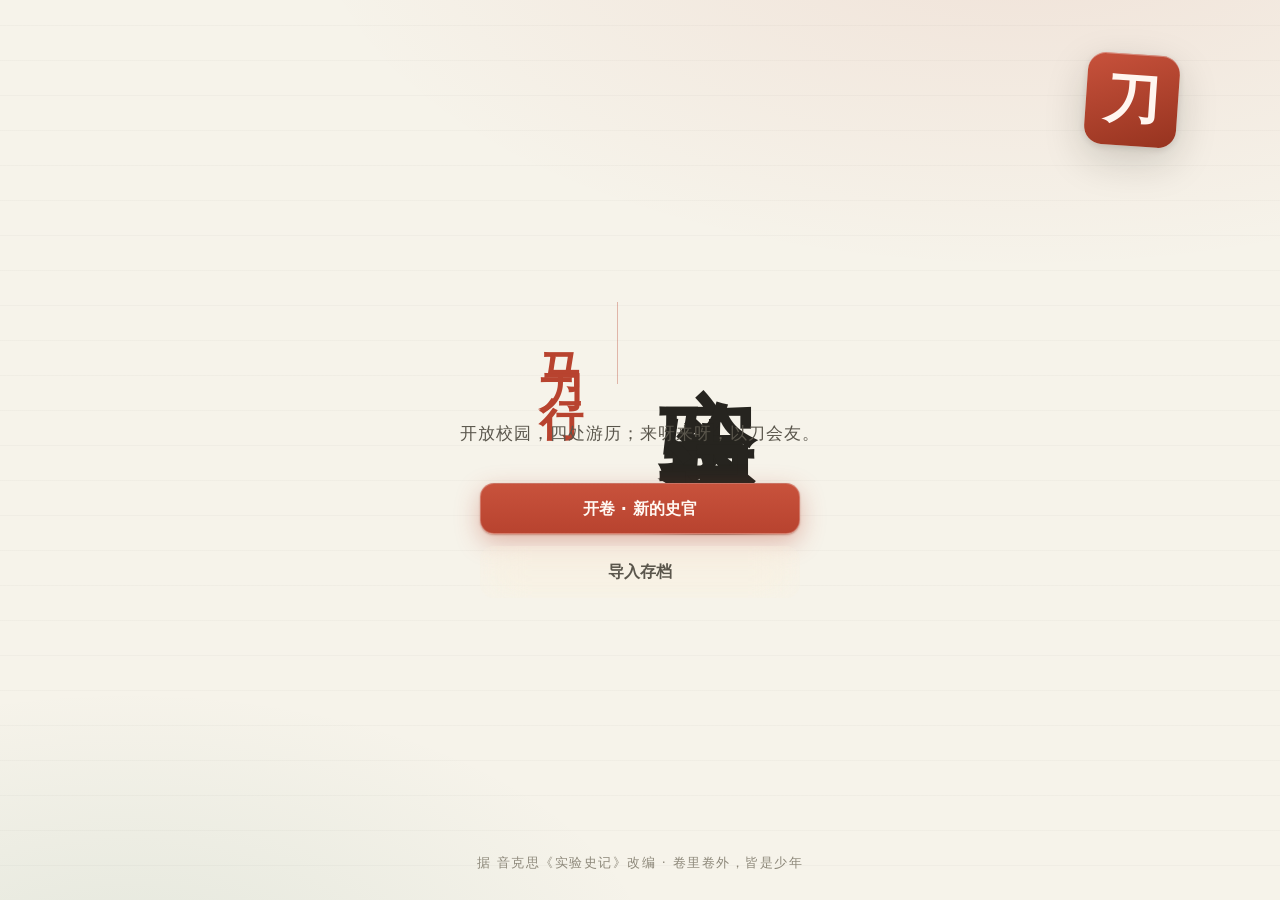
<file: index.html>
<!DOCTYPE html>
<html lang="zh-CN">
<!--
  ============================================================
  实验史记·马刀行 —— 页面骨架（index.html）
  【这份文件是干嘛的】
  HTML 是网页的"骨架"：它本身不会动，只负责把一个个元素（用
  <div>、<button> 等标签写出的盒子）摆到页面上。让页面动起来的是
  另外两套分工：
    · CSS（css/style.css）管"长什么样"：颜色、圆角、玻璃质感；
    · 文件末尾的 23 个 <script>（js 目录）管"怎么动"：游戏逻辑
      全在那边。
  而 JS 抓住页面元素的"把手"，就是本文件里各种 id：JS 用
  document.querySelector('#hud') 这样的方式按 id 找到元素，
  再改它的内容、增删它的 class。

  【页面结构地图】（从上到下，按出现顺序）
    1. screen-title   标题页：开卷 / 继续上局 / 导入存档
    2. screen-game    游戏主界面：世界画布 + 顶部 HUD + 校园见闻
                      + 任务卡 + 地点导航条 + 交互提示条
    3. panel + scrim  底部抽屉面板（图鉴/成就/系统/史记/行囊共用）
    4. dialog         对话层：立绘舞台 + 对话框 + 选项
    5. minigame       小游戏覆盖层（第二块画布）
    6. chapter-card   章节转场卡（"第 X 章"大字过场）
    7. battle         马刀战场覆盖层（战棋界面 + 结算页）
    8. 零碎小件：modal-mask 战斗弹层、tooltip 小提示、toasts 飘字
  【新手阅读提示】
  1) 大部分区块默认"藏"着：JS 增删 class="hidden"（对应 CSS 里
     display:none）来切换谁显示谁隐藏。整个游戏就是在一块窗口里
     轮流掀开这些"屏幕"和"层"。
  2) 末尾 23 个 <script> 的顺序绝对不能乱，原因见文件末尾的大段
     注释；先读完上面的骨架再往下看脚本，思路更清楚。
  ============================================================
-->
<head>
<meta charset="UTF-8">
<meta name="viewport" content="width=device-width, initial-scale=1.0, user-scalable=no">
<title>实验史记·马刀行</title>
<link rel="stylesheet" href="css/style.css">
</head>
<body class="theme-morning">

<!-- 标题页 -->
<!--
  游戏的第一块"屏幕"：class="screen" 让它铺满整个窗口（position:fixed），
  是唯一初始就可见的屏幕，其余屏幕都带着 hidden 藏着。
  三个按钮的 id（btn-new 开新档 / btn-continue 继续存档 /
  btn-import-title 导入存档）是 main.js 绑定点击事件的抓手。
  aria-hidden="true" 是给读屏器（无障碍工具）的提示：
  背景纹理和印章这两个纯装饰元素不用念出来。
-->
<div id="screen-title" class="screen">
  <div class="title-bg" aria-hidden="true"></div>
  <div class="title-seal" aria-hidden="true">刀</div>
  <div class="title-main">
    <div class="title-vert">
      <h1 class="title-book">实验史记</h1>
      <div class="title-sub">马刀行</div>
    </div>
    <p class="title-tagline">开放校园，四处游历；来呀来呀，以刀会友。</p>
    <div class="title-menu">
      <button class="btn btn-primary" id="btn-new">开卷 · 新的史官</button>
      <button class="btn" id="btn-continue">继续上局</button>
      <button class="btn btn-ghost" id="btn-import-title">导入存档</button>
    </div>
    <div class="title-foot">据 音克思《实验史记》改编 · 卷里卷外，皆是少年</div>
  </div>
</div>

<!-- 游戏主界面 -->
<!--
  真正玩游戏的"屏幕"，初始带 hidden，点了「开卷」才由 JS 显示。
  里面叠了好几层，从底到顶依次是：
    · canvas#world  世界画布：校园地图、可走的人物、任务标记全由
      JS 每一帧重画在这块"白布"上（canvas 是可用代码作画的元素）；
    · #hud          顶部玻璃状态条（见下方注释）；
    · #hearsay      右上角"校园见闻"播报栏；
    · #questcard    右侧任务指引卡（主线进度 + 可接支线）；
    · #placelist    底部地点导航条（点地名瞬移，末尾还有「歇一日」）；
    · #ctxbar       交互提示条（走近人物/地点才弹出按钮）。
  后五者都挂了 class="glass"（毛玻璃卡），悬浮在画布之上。
-->
<div id="screen-game" class="screen hidden">
  <!--
    世界画布：整个校园的"舞台"。JS（js/world.js）不停地在上面
    画地图、人物小人、任务标记并响应点击；它没有内容标签，
    宽高由 CSS 拉满整个窗口。
  -->
  <canvas id="world"></canvas>

  <!-- 顶部玻璃 HUD -->
  <!--
    HUD = Heads-Up Display（抬头显示），借自飞行仪表盘的词，
    指一直悬在画面上方、不遮挡主视野的状态栏。
    左半边：史记/刀谱两个入口按钮（btn-hud-book / btn-hud-blade，
    点开对应抽屉面板）+ 日期牌（hud-date 两行：周次 + 时段）。
    右半边：四个数值牌（hud-ap 主线进度"令"、hud-wen 文笔、
    hud-rep 声望、hud-money 零花钱，数字都在各自带 -v 后缀的
    <b> 里，JS 只改那几个字）+ 行囊和系统两个按钮。
    数值变化时 JS 会给牌子加 bump class 触发一个放大动画。
  -->
  <header id="hud" class="glass">
    <div class="hud-left">
      <button class="hud-chip hud-title" id="btn-hud-book" title="翻开史记">
        <span class="seal-mini">史</span>
        <span class="hud-bookname">史记</span>
      </button>
      <button class="hud-chip hud-title" id="btn-hud-blade" title="刀谱">
        <span class="seal-mini" style="background:linear-gradient(160deg,#a8842c,#7a5c14)">刀</span>
        <span class="hud-bookname" id="hud-blade-name">未入册</span>
      </button>
      <div class="hud-chip" id="hud-date">
        <span id="hud-date-main">高二上 · 第一周</span>
        <span id="hud-period">早读</span>
      </div>
    </div>
    <div class="hud-right">
      <div class="hud-chip stat" id="hud-ap" title="主线进度">令<b id="hud-ap-v">0/9</b></div>
      <div class="hud-chip stat" id="hud-wen" title="文笔：约战前可骂阵/檄文，立传之本">✒<b id="hud-wen-v">5</b></div>
      <div class="hud-chip stat" id="hud-rep" title="声望：小卖部折扣、支线门槛">☘<b id="hud-rep-v">50</b></div>
      <div class="hud-chip stat" id="hud-money" title="零花钱">◉<b id="hud-money-v">10</b></div>
      <button class="hud-chip icon" id="btn-bag" title="行囊">囊</button>
      <button class="hud-chip icon" id="btn-menu" title="系统">☰</button>
    </div>
  </header>

  <!-- 校园见闻（本章可亲历之事） -->
  <!--
    右上角的"新闻栏"：js/ui.js 把当前章节可触发的事件一条条填进
    #hearsay-list（初始是空的，内容由 JS 动态生成）；做过的事件
    会打上 .done 标记变绿。纯展示，不可点击。
  -->
  <div id="hearsay" class="glass">
    <div class="hearsay-title">校园见闻</div>
    <div id="hearsay-list"></div>
  </div>

  <!-- 任务指引卡（主线 + 可接支线） -->
  <!--
    右侧的任务卡：JS（js/quests.js）往这个空盒子里塞当前主线的
    名称/目标/提示，以及下方一排"支线可接"列表。它是纯容器，
    里里外外全靠 JS 生成，所以源码里只有一个开合标签。
  -->
  <div id="questcard" class="glass hidden"></div>

  <!-- 底部地点导航条 -->
  <!--
    底部一排"地点按钮"：JS 按当前章节把可去的地点渲染成
    .place-btn 圆角胶囊，点一下就瞬移；所在地点高亮（.here）。
    队伍末尾还常驻一个「歇一日」按钮（过日子的入口）。
  -->
  <nav id="placelist" class="glass"></nav>

  <!-- 交互提示条 -->
  <!--
    走到人物或设施旁边时才弹出的一行按钮（交谈/赠礼/约战……），
    由 js/main.js 按脚下坐标生成；平时带着 hidden 藏起来。
  -->
  <div id="ctxbar" class="glass hidden"></div>
</div>

<!-- 通用面板（图鉴/成就/系统/史记/行囊） -->
<!--
  一个从屏幕底部滑上来的"抽屉"（class="sheet"）。全游戏所有列表
  界面共用这一个容器：JS 往 #panel-title 写标题、往 #panel-body
  塞具体内容，用完清空，省得每个界面写一套 HTML。动画由
  js/config.js 的 SheetFX 弹簧驱动。下一行 #scrim 是抽屉身后的
  半透明遮罩，点它等于点关闭。
-->
<div id="panel" class="sheet hidden">
  <div class="sheet-grabber"></div>
  <div class="sheet-head">
    <h2 id="panel-title">面板</h2>
    <button class="btn-icon" id="panel-close">✕</button>
  </div>
  <div class="sheet-body" id="panel-body"></div>
</div>
<div id="scrim" class="hidden"></div>

<!-- 对话层 -->
<!--
  全屏对话层，由 js/dialog.js 驱动，盖在世界（或任何界面）之上：
    · #dialog-cast  舞台区：JS 往里摆说话角色的立绘 canvas，
      轮到谁说话谁高亮，其余变暗（.dim）；
    · #dialog-box   底部对话框：名字 #dialog-name、正文 #dialog-text
      （打字机逐字效果，打字中带 .typing 类）、选项容器
      #dialog-choices（有分支时 JS 在这里生成按钮）、右下角的
      "下一句"圆钮 #dialog-next。点击对话框本体=翻页。
-->
<div id="dialog" class="hidden">
  <div id="dialog-cast"></div>
  <div id="dialog-box" class="glass-dark">
    <div id="dialog-name"></div>
    <div id="dialog-text"></div>
    <div id="dialog-choices"></div>
    <button id="dialog-next">▸</button>
  </div>
</div>

<!-- 小游戏层 -->
<!--
  小游戏（月考迟到/陀螺/食堂冲刺/乒乓球）专用的全屏覆盖层：
  又一块独立画布 #mg-canvas，开局时 JS 换上对应游戏循环来画；
  #mg-hud 显示该局自己的分数与提示。逻辑在 js/minigames.js。
-->
<div id="minigame" class="hidden">
  <canvas id="mg-canvas"></canvas>
  <div id="mg-hud" class="glass"></div>
</div>

<!-- 章节转场 -->
<!--
  "第 X 章"的全屏过场卡：深色底 + 竖排大字（日期 cc-date、
  标题 cc-title、副题 cc-sub 由 JS 填），点任意处继续。
  主线每推进一节，回到世界前 main.js 会先掀开它。
-->
<div id="chapter-card" class="hidden">
  <div class="cc-inner">
    <div class="cc-date" id="cc-date"></div>
    <h1 class="cc-title" id="cc-title"></h1>
    <div class="cc-sub" id="cc-sub"></div>
  </div>
</div>

<!-- 马刀战场覆盖层 -->
<!--
  战棋对战的整块"战场屏幕"：开战时盖住世界，胜/负结算完再由
  JS 关掉。里面两大块：
    · #battle-stage   战场本体（下面逐段注释）；
    · #battle-result  结算页（战斗中一直 hidden，打完才显示）。
-->
<div id="battle" class="hidden">
  <!-- 战场 -->
  <!--
    战场本体，从上到下：
    .btl-top 顶栏（标题/回合数/稀有刀卡切换/调速静音认输离场）；
    #battle-wrap 主区，左右两栏（#battle-left 棋盘+操作，
    #battle-right 敌军单+战报）。
  -->
  <div id="battle-stage">
    <div class="btl-top">
      <h2 id="battle-title">马刀场</h2>
      <div class="crumb" id="round-no">第 1 回合</div>
      <span id="rare-chips" title="稀有刀卡：每场只能携带一张，点选切换"></span>
      <div class="btl-tools">
        <span class="stat-inline" id="ai-label"></span>
        <button class="btn btn-small" id="b-speed">速×1</button>
        <button class="btn btn-small" id="b-mute">音</button>
        <button class="btn btn-small" id="b-surrender">认输</button>
        <button class="btn btn-small" id="b-exit">离场</button>
      </div>
    </div>
    <!--
      主区左右两栏。左栏 #battle-left：战场棋盘 canvas#battle-canvas
      （也是 JS 每帧手绘，点击格子移动/攻击）、其上悬浮的"阶段横幅"
      #phase-banner（我方/敌方回合提示，靠 .on 类显隐）、下方
      #player-card 玩家状态条（头像/血条三件套：hpbar-ghost 白色
      残影缓慢追赶、hpbar-in 绿色真实血量、hpbar-tx 文字；行动点
      #ap-pips 一排小圆点；状态标签 #pc-st）、再下 .actbar 一排
      行动按钮（购刀/购马/刀击/马踢/驱赶/技能/撤销/血祭/待机）。
      右栏 #battle-right：#enemy-panel 敌军一览、#log-panel 滚动战报。
    -->
    <div id="battle-wrap">
      <div id="battle-left">
        <div id="canvas-outer">
          <canvas id="battle-canvas"></canvas>
          <div class="phase-banner" id="phase-banner"></div>
        </div>
        <div id="player-card">
          <span class="tokenface" id="pc-face">·</span>
          <div style="flex:1;min-width:0">
            <div id="pc-name"></div>
            <div class="hpbar-outer"><div class="hpbar-ghost" id="pc-hp-ghost"></div><div class="hpbar-inner" id="pc-hp-in"></div><div class="hpbar-text" id="pc-hp-tx"></div></div>
            <div class="ap-pips" id="ap-pips" title="行动点"></div>
            <div class="st-chips" id="pc-st"></div>
          </div>
        </div>
        <div class="actbar">
          <button class="btn" id="b-knife">购刀·1动</button>
          <button class="btn" id="b-horse">购马·1动</button>
          <button class="btn" id="b-attack">刀击·1动</button>
          <button class="btn" id="b-horseatk">马踢·1动</button>
          <button class="btn" id="b-drive">驱赶·1动</button>
          <button class="btn" id="b-skill">技能</button>
          <button class="btn" id="b-undo">撤销移动</button>
          <button class="btn" id="b-blood">血祭</button>
          <button class="btn" id="b-wait">待机（空格）</button>
        </div>
      </div>
      <div id="battle-right">
        <div id="enemy-panel"><b>敌军</b><div id="enemy-list"></div></div>
        <div id="log-panel"><b>战报</b><div id="battle-log"></div></div>
      </div>
    </div>
  </div>
  <!-- 战斗结算 -->
  <!--
    结算页：胜负大印章 + 战果明细都由 JS 生成塞进 #result-body。
    印章样式（.result-seal）在 CSS 里，赢了朱红、输了灰。
  -->
  <div id="battle-result" class="hidden">
    <div id="result-body"></div>
  </div>
</div>

<!-- 战斗弹层（猜拳/对话/结算明细） -->
<!--
  #modal-mask 全屏暗幕 + #modal-box 居中白卡：战前猜拳、战斗中
  人物插话、波次间"增益三选一"这类临时弹窗，内容都由 JS 现往
  #modal-box 里填，用完即关（.on 类控制显隐）。
  #tooltip 是黑色小提示框：战场上悬停格子/按钮时，JS 把说明文字
  写进来并挪到鼠标旁，平时 display:none。
-->
<div id="modal-mask"><div id="modal-box"></div></div>
<div id="tooltip"></div>

<!-- Toast -->
<!--
  屏幕上方飘出的小通知（"获得 xx""存档完成"之类）的容器：
  js/config.js 的 toast() 往这里塞一条 .toast 气泡，几秒后自动
  淡出移除。pointer-events:none 让它不挡下面的点击。
-->
<div id="toasts"></div>

<!--
  ============================================================
  23 个 <script>：这里的顺序就是"依赖顺序"，一个都不能乱。
  【为什么不能乱】本项目没有模块系统（没有 import/export），23 个
  文件共享同一个全局作用域，文件之间靠"前面文件定义的全局变量"
  互相调用。浏览器按书写顺序逐个执行：轮到某个文件时，它要用的
  名字必须已经由前面的文件定义好，否则当场报错、页面瘫痪。
  【排列规律】（谁被依赖得多，谁排前面）
    1. js/config.js      工具箱：查元素 $、弹簧动画、音效、存档……
                         几乎所有人都依赖它，必须排第一个；
    2. js/data/*.js      五份"设定集"纯数据：人物/物品/场景/事件/
                         卷目，只供别人读，不依赖任何逻辑代码；
    3. engine/world/dialog/writing/minigames/ui
                         各功能模块：总引擎、校园世界、对话、撰史、
                         小游戏、面板 UI；
    4. js/battle/*       马刀战斗子系统自成一体：自己的配置/数据/
                         引擎/音效/存档/场景/融合层（与外面的同名
                         文件互不相干）；
    5. blades/quests     刀谱系统、任务系统；
    6. js/battle-ui.js   战斗界面融合层；
    7. js/main.js        总指挥：要把前面所有人都拧起来、负责开机
                         启动，所以必须排在最后。
  【新手提示】这串 <script> 放在 </body> 之前而不是 <head> 里，
  是为了让上面的 DOM 全部就位后再执行 JS：否则 JS 想抓 #hud 时
  那些元素还没"出生"，查回来全是 null。
  ============================================================
-->
<script src="js/config.js"></script>
<script src="js/data/people.js"></script>
<script src="js/data/items.js"></script>
<script src="js/data/scenes.js"></script>
<script src="js/data/events.js"></script>
<script src="js/data/volumes.js"></script>
<script src="js/engine.js"></script>
<script src="js/world.js"></script>
<script src="js/dialog.js"></script>
<script src="js/writing.js"></script>
<script src="js/minigames.js"></script>
<script src="js/ui.js"></script>
<script src="js/battle/config.js"></script>
<script src="js/battle/data.js"></script>
<script src="js/battle/engine.js"></script>
<script src="js/battle/audio.js"></script>
<script src="js/battle/save.js"></script>
<script src="js/battle/scenes.js"></script>
<script src="js/blades.js"></script>
<script src="js/quests.js"></script>
<script src="js/duels.js"></script>
<script src="js/battle-ui.js"></script>
<script src="js/main.js"></script>
</body>
</html>
</file>
<file: css/style.css>
/* ============================================================
   实验史记·春秋笔 — 样式
   Apple 风格：系统字体、玻璃材质、即时按压反馈、按尺寸调字距
   ============================================================ */
/* ============================================================
   【这份文件是干嘛的】
   CSS（层叠样式表）管的是"长什么样"：颜色、字体、圆角、阴影、
   动画全写在这里，HTML（index.html）只提供骨架。选择器（写在
   { } 前面的部分）负责"点名"要打扮哪些元素：
     · #hud    井号开头 = 按 id 找，全页唯一的一个元素；
     · .glass  点号开头 = 按 class 找，可同时命中很多元素；
     · body.theme-night = 标签名 + class 组合，夜间模式的 body。
   【文件地图】（自上而下）
     1. 设计变量与昼夜两套主题
     2. 全局重置与 .hidden 开关
     3. 通用零件：按钮家族、玻璃卡
     4. 标题页
     5. 游戏主界面：画布、HUD、见闻栏、地点条、交互条
     6. 底部抽屉面板及其内容（卷目/图鉴/成就/设置）
     7. 对话层
     8. 章节转场卡、Toast 通知
     9. 撰史界面、小游戏层、任务指引卡
    10. 马刀战场覆盖层（占文件后半的最大一块）
   ============================================================ */
/* ---------- 设计变量 ----------
   :root 指文档根元素，这里定义的"--开头的自定义属性"（变量）
   全页可用，用 var(--名字) 引用。好处：改一处、全站生效。
   常用几组：纸墨色 paper/ink、朱砂红 cinnabar、金 gold、玉绿 jade、
   玻璃底色 glass、圆角半径 r-s/m/l、UI 黑体 font-ui 与古风宋体
   font-cl、--blur 是毛玻璃的模糊配方。 */
:root {
  --paper: #f6f3ea;
  --paper-2: #efe9db;
  --ink: #26241f;
  --ink-2: #5a564c;
  --ink-3: #8d887a;
  --cinnabar: #b8432f;
  --cinnabar-deep: #96331f;
  --gold: #a8842c;
  --jade: #3e7a5e;
  --glass: rgba(252, 250, 244, 0.72);
  --glass-border: rgba(255, 255, 255, 0.55);
  --glass-dark: rgba(28, 26, 22, 0.78);
  --shadow-1: 0 1px 2px rgba(30, 26, 16, .08), 0 4px 14px rgba(30, 26, 16, .10);
  --shadow-2: 0 2px 6px rgba(30, 26, 16, .12), 0 14px 40px rgba(30, 26, 16, .18);
  --r-s: 10px; --r-m: 16px; --r-l: 22px;
  --font-ui: -apple-system, "SF Pro Text", "PingFang SC", "Microsoft YaHei UI", "Microsoft YaHei", system-ui, sans-serif;
  --font-cl: "Noto Serif SC", "Source Han Serif SC", "Songti SC", "SimSun", serif;
  --blur: blur(22px) saturate(160%);
}
/* 夜间主题：body 挂上 .theme-night 类时，把上面那批变量整体换成
   深色值。因为所有颜色都走 var() 引用，只改变量即可全局换肤。 */
body.theme-night {
  --paper: #23211c;
  --paper-2: #2c2921;
  --ink: #ece7da;
  --ink-2: #c4beac;
  --ink-3: #8f8a7b;
  --glass: rgba(38, 35, 29, 0.72);
  --glass-border: rgba(255, 255, 255, 0.12);
  --shadow-1: 0 1px 2px rgba(0,0,0,.3), 0 4px 14px rgba(0,0,0,.35);
  --shadow-2: 0 2px 6px rgba(0,0,0,.4), 0 14px 40px rgba(0,0,0,.5);
}
/* 全局重置与基线：* 选中所有元素，清掉浏览器默认边距；
   box-sizing:border-box 让"宽度"把内边距和边框也算进去，算尺寸
   更直观。html/body 锁满屏并禁止页面滚动（整屏游戏不需要滚动条）。
   .hidden 是全场最重要的工具类：display:none 直接把元素藏起来，
   JS 靠增删这个类来切换界面，!important 保证它压过其他显示规则。 */
* { margin: 0; padding: 0; box-sizing: border-box; -webkit-tap-highlight-color: transparent; }
html, body { height: 100%; overflow: hidden; }
body {
  font: 100%/1.6 var(--font-ui);
  color: var(--ink);
  background: var(--paper);
  letter-spacing: 0.01em;
  user-select: none;
  -webkit-user-select: none;
}
.hidden { display: none !important; }
button { font: inherit; color: inherit; letter-spacing: inherit; }

/* ---------- 通用按钮：按下即反馈 ---------- */
/* 按钮家族：.btn 基础款（玻璃底、圆角，:active 即"被按住那一刻"
   缩小变暗，制造按压手感）；.btn-primary 朱砂实色主按钮；
   .btn-ghost 透明底幽灵款给次要操作；.btn-icon 34px 圆形小图标钮
   （如面板右上角的 ✕）。 */
.btn {
  appearance: none; border: 1px solid var(--glass-border);
  background: var(--glass); backdrop-filter: var(--blur); -webkit-backdrop-filter: var(--blur);
  color: var(--ink); border-radius: 14px;
  padding: 12px 22px; font-size: 16px; font-weight: 600; cursor: pointer;
  box-shadow: var(--shadow-1);
  transition: transform 120ms ease-out, filter 120ms ease-out;
}
.btn:active { transform: scale(0.96); filter: brightness(0.96); }
.btn-primary {
  background: linear-gradient(180deg, #c8523c, var(--cinnabar));
  border-color: rgba(255,255,255,.25); color: #fff8f2;
  box-shadow: 0 1px 2px rgba(150,51,31,.4), 0 8px 24px rgba(184,67,47,.35);
}
.btn-ghost { background: transparent; box-shadow: none; border-color: transparent; color: var(--ink-2); }
.btn-ghost:active { background: rgba(0,0,0,.05); }
.btn[disabled] { opacity: .45; pointer-events: none; }
.btn-icon {
  appearance: none; border: none; background: rgba(0,0,0,.05);
  width: 34px; height: 34px; border-radius: 50%; cursor: pointer; font-size: 15px;
  transition: transform 120ms ease-out;
}
.btn-icon:active { transform: scale(0.9); }

/* ---------- 玻璃材质 ---------- */
/* 毛玻璃卡：半透明底色 + backdrop-filter 模糊（把背后的画面糊化，
   磨砂玻璃质感）+ 细白描边 + 柔和阴影。HUD、见闻栏、地点条、
   交互条、任务卡全都挂 .glass，所以看起来像同一套器具。 */
.glass {
  background: var(--glass);
  backdrop-filter: var(--blur); -webkit-backdrop-filter: var(--blur);
  border: 1px solid var(--glass-border);
  box-shadow: var(--shadow-1);
  border-radius: var(--r-m);
}

/* ============ 标题页 ============ */
/* 标题页：.screen 铺满整窗；书名用 writing-mode:vertical-rl 竖排
   （从上到下、从右往左），朱砂印章斜贴右上角；字号用 clamp()
   随窗口高度伸缩，小屏也不挤。 */
.screen { position: fixed; inset: 0; }
#screen-title { overflow: hidden; background: var(--paper); }
.title-bg {
  position: absolute; inset: 0;
  background:
    radial-gradient(1200px 600px at 80% -10%, rgba(184,67,47,.10), transparent 60%),
    radial-gradient(900px 500px at 10% 110%, rgba(62,122,94,.10), transparent 60%),
    repeating-linear-gradient(0deg, transparent 0 34px, rgba(38,36,31,.028) 34px 35px);
}
.title-seal {
  position: absolute; top: 6vh; right: 8vw;
  width: 92px; height: 92px; border-radius: 18px;
  display: grid; place-items: center;
  font-family: var(--font-cl); font-size: 56px; font-weight: 700; color: #fff6f0;
  background: linear-gradient(160deg, #c8523c, var(--cinnabar-deep));
  box-shadow: var(--shadow-2), inset 0 1px 0 rgba(255,255,255,.35);
  transform: rotate(4deg);
}
.title-main {
  position: relative; height: 100%;
  display: flex; flex-direction: column; justify-content: center; align-items: center;
  gap: 4vh; padding: 24px; text-align: center;
}
.title-vert { display: flex; flex-direction: row-reverse; gap: 3.2vw; align-items: stretch; justify-content: center; }
.title-book {
  writing-mode: vertical-rl; font-family: var(--font-cl);
  font-size: clamp(56px, 11vh, 96px); font-weight: 900; color: var(--ink);
  letter-spacing: 0.18em; line-height: 1;
}
.title-sub {
  writing-mode: vertical-rl; font-family: var(--font-cl);
  font-size: clamp(26px, 5.2vh, 44px); font-weight: 700; color: var(--cinnabar);
  letter-spacing: 0.5em; padding-top: .35em;
  border-right: 1px solid rgba(184,67,47,.35); padding-right: .5em;
}
.title-tagline { color: var(--ink-2); font-size: 17px; letter-spacing: .06em; }
.title-menu { display: flex; flex-direction: column; gap: 12px; width: min(320px, 80vw); }
.title-foot { position: absolute; bottom: 3vh; color: var(--ink-3); font-size: 12.5px; letter-spacing: .12em; }

/* ============ HUD ============ */
/* 游戏主界面：#world 画布铺满垫底，#hud 状态条浮在顶部。
   z-index 决定层级（数字大的盖住小的）；.hud-chip 是状态条里一枚枚
   胶囊小牌；@keyframes bump 定义"放大跳一下"，数值变化时 JS 给
   牌子加 .bump 类触发它。 */
#screen-game { background: #dfe6da; }
#world { position: absolute; inset: 0; width: 100%; height: 100%; display: block; cursor: default; }
#hud {
  position: absolute; top: 12px; left: 12px; right: 12px;
  display: flex; justify-content: space-between; align-items: center;
  padding: 8px 10px; gap: 8px; z-index: 20; border-radius: 18px;
}
.hud-left, .hud-right { display: flex; align-items: center; gap: 8px; min-width: 0; }
.hud-chip {
  display: inline-flex; align-items: center; gap: 6px;
  background: rgba(255,255,255,.5); border: 1px solid rgba(255,255,255,.6);
  border-radius: 999px; padding: 6px 12px;
  font-size: 13.5px; font-weight: 600; color: var(--ink); white-space: nowrap;
  box-shadow: 0 1px 2px rgba(30,26,16,.06);
}
body.theme-night .hud-chip { background: rgba(255,255,255,.08); border-color: rgba(255,255,255,.14); }
.hud-chip.stat b { font-weight: 800; font-variant-numeric: tabular-nums; }
.hud-chip.stat.bump b { animation: bump .45s ease; }
@keyframes bump { 30% { transform: scale(1.35); color: var(--cinnabar); } }
button.hud-chip { cursor: pointer; transition: transform 120ms ease-out; }
button.hud-chip:active { transform: scale(0.94); }
.hud-title .seal-mini {
  display: inline-grid; place-items: center; width: 24px; height: 24px; border-radius: 7px;
  background: linear-gradient(160deg, #c8523c, var(--cinnabar-deep));
  color: #fff6f0; font-family: var(--font-cl); font-size: 14px; font-weight: 700;
}
.hud-title .hud-bookname { font-family: var(--font-cl); font-size: 15px; letter-spacing: .2em; }
#hud-date { flex-direction: column; align-items: flex-start; gap: 0; padding: 5px 14px; line-height: 1.25; }
#hud-date-main { font-size: 13px; }
#hud-period { font-size: 11.5px; color: var(--ink-2); font-weight: 600; letter-spacing: .08em; }

/* 今日风闻 */
/* 游戏主界面右上/底部的三块悬浮小件，依次是：
   见闻栏（右上角固定 230px 宽的纯展示播报）、地点导航、交互条。 */
#hearsay {
  position: absolute; top: 72px; right: 12px; width: 230px;
  padding: 10px 12px; z-index: 15; border-radius: 16px;
}
.hearsay-title { font-size: 11.5px; font-weight: 800; letter-spacing: .22em; color: var(--cinnabar); margin-bottom: 6px; }
#hearsay-list { display: flex; flex-direction: column; gap: 6px; }
.hearsay-item { font-size: 12.5px; color: var(--ink-2); line-height: 1.45; }
.hearsay-item b { color: var(--ink); }
.hearsay-item .done { color: var(--jade); }

/* 地点导航 */
/* 底部地点条：一排可横向滑动的胶囊按钮，.here 表示当前所在地点
   （墨色反白高亮）。 */
#placelist {
  position: absolute; left: 50%; transform: translateX(-50%); bottom: 12px;
  display: flex; gap: 6px; padding: 7px 9px; z-index: 20; max-width: calc(100vw - 24px);
  overflow-x: auto; scrollbar-width: none;
}
#placelist::-webkit-scrollbar { display: none; }
.place-btn {
  appearance: none; border: 1px solid transparent; cursor: pointer;
  background: rgba(255,255,255,.5); border-radius: 999px; padding: 7px 14px;
  font-size: 13px; font-weight: 600; color: var(--ink-2); white-space: nowrap;
  transition: transform 120ms ease-out, background 150ms;
}
body.theme-night .place-btn { background: rgba(255,255,255,.08); }
.place-btn:active { transform: scale(0.94); }
.place-btn.here { background: var(--ink); color: var(--paper); }

/* 交互提示条 */
/* 交互条：走到人物/设施旁才浮现的动作按钮排（按钮由 JS 现造）；
   .accent 朱砂主按钮、.duel 红描边约战按钮。 */
#ctxbar {
  position: absolute; left: 50%; bottom: 64px; transform: translateX(-50%);
  padding: 10px 14px; z-index: 25; border-radius: 16px;
  display: flex; gap: 8px; align-items: center; max-width: calc(100vw - 24px);
}
.ctx-name { font-family: var(--font-cl); font-weight: 800; font-size: 15px; margin-right: 2px; }
.ctx-sub { font-size: 12px; color: var(--ink-3); margin-right: 6px; }
.ctx-btn {
  appearance: none; cursor: pointer; border: 1px solid var(--glass-border);
  background: rgba(255,255,255,.65); border-radius: 999px; padding: 8px 16px;
  font-size: 13.5px; font-weight: 700; color: var(--ink);
  transition: transform 120ms ease-out;
}
body.theme-night .ctx-btn { background: rgba(255,255,255,.1); }
.ctx-btn:active { transform: scale(0.94); }
.ctx-btn.accent { background: linear-gradient(180deg,#c8523c,var(--cinnabar)); color: #fff8f2; border-color: transparent; }
.ctx-btn.duel { border-color: rgba(184,67,47,.5); color: var(--cinnabar); background: rgba(184,67,47,.08); }
.ctx-btn[disabled] { opacity: .4; pointer-events: none; }

/* ============ 面板 Sheet ============ */
/* 底部抽屉面板：index.html 里 #panel 那个全游戏共用的容器——
   宽最高 860px、只有顶部两个圆角，像一张从屏幕底边升起的纸。
   #scrim 是它身后的半透明黑遮罩（点遮罩即关闭）。 */
#scrim { position: fixed; inset: 0; background: rgba(20,18,12,.35); z-index: 40; }
#panel {
  position: fixed; left: 50%; bottom: 0; transform: translateX(-50%);
  width: min(860px, 100vw); height: min(82vh, 780px);
  background: var(--paper); border-radius: 26px 26px 0 0;
  box-shadow: var(--shadow-2); z-index: 50;
  display: flex; flex-direction: column; overflow: hidden;
  touch-action: none;
}
.sheet-grabber { width: 40px; height: 5px; border-radius: 3px; background: rgba(0,0,0,.16); margin: 10px auto 2px; }
body.theme-night .sheet-grabber { background: rgba(255,255,255,.22); }
.sheet-head {
  display: flex; align-items: center; justify-content: space-between;
  padding: 8px 20px 10px; border-bottom: 1px solid rgba(0,0,0,.06);
}
body.theme-night .sheet-head { border-bottom-color: rgba(255,255,255,.08); }
.sheet-head h2 { font-family: var(--font-cl); font-size: 21px; font-weight: 800; letter-spacing: .12em; }
.sheet-body { flex: 1; overflow-y: auto; padding: 16px 20px 30px; -webkit-overflow-scrolling: touch; }

/* 面板内通用 */
/* 面板内部的通用积木：.tabs 标签页胶囊、.card 白卡片、.pill 彩色
   小徽章（jade/gold/gray 变体换色）、.seal-stamp 印章小方块。
   图鉴/成就/系统/史记各界面都用这套零件拼装。 */
.tabs { display: flex; gap: 8px; margin-bottom: 14px; flex-wrap: wrap; }
.tab {
  appearance: none; cursor: pointer; border: 1px solid transparent; border-radius: 999px;
  padding: 7px 15px; background: rgba(0,0,0,.05); font-size: 13.5px; font-weight: 700; color: var(--ink-2);
  transition: transform 120ms ease-out;
}
.tab:active { transform: scale(0.95); }
.tab.on { background: var(--ink); color: var(--paper); }
.card {
  background: #fffdf7; border: 1px solid rgba(0,0,0,.06); border-radius: 18px;
  padding: 14px 16px; box-shadow: 0 1px 2px rgba(30,26,16,.05);
}
body.theme-night .card { background: #2e2b23; border-color: rgba(255,255,255,.07); }
.card + .card { margin-top: 10px; }
.card h3 { font-size: 15.5px; font-weight: 800; margin-bottom: 4px; }
.card .meta { font-size: 12px; color: var(--ink-3); }
.muted { color: var(--ink-3); font-size: 12.5px; }
.pill {
  display: inline-block; border-radius: 999px; padding: 2px 10px; font-size: 11.5px; font-weight: 700;
  background: rgba(184,67,47,.1); color: var(--cinnabar); margin-right: 5px;
}
.pill.jade { background: rgba(62,122,94,.12); color: var(--jade); }
.pill.gold { background: rgba(168,132,44,.14); color: var(--gold); }
.pill.gray { background: rgba(0,0,0,.06); color: var(--ink-2); }
.seal-stamp {
  font-family: var(--font-cl); color: #fff6f0; display: inline-grid; place-items: center;
  background: linear-gradient(160deg,#c8523c,var(--cinnabar-deep)); border-radius: 8px;
}

/* 史记卷目 */
/* 接下来四段都是某个具体面板的内容样式：卷目（史记面板的目录行，
   .vol-grade 评等徽章按品级换色，progress-bar 进度条）、
   图鉴（人物卡网格）、成就（未达成半透明）、设置行（分段选择器
   与存档文本框）。 */
.vol-row {
  display: flex; align-items: center; gap: 14px; cursor: pointer;
  padding: 13px 16px; border-radius: 18px; background: #fffdf7;
  border: 1px solid rgba(0,0,0,.06); margin-bottom: 8px;
  transition: transform 120ms ease-out;
}
body.theme-night .vol-row { background: #2e2b23; border-color: rgba(255,255,255,.07); }
.vol-row:active { transform: scale(0.985); }
.vol-row.locked { opacity: .55; }
.vol-no { font-family: var(--font-cl); font-size: 13px; color: var(--ink-3); width: 44px; flex: none; }
.vol-name { font-family: var(--font-cl); font-size: 16.5px; font-weight: 800; flex: 1; min-width: 0; }
.vol-name small { display: block; font-family: var(--font-ui); font-size: 11.5px; font-weight: 600; color: var(--ink-3); margin-top: 2px; }
.vol-grade {
  font-family: var(--font-cl); font-size: 13px; font-weight: 800; color: #fff6f0; flex: none;
  border-radius: 8px; padding: 4px 10px; background: linear-gradient(160deg,#c8523c,var(--cinnabar-deep));
}
.vol-grade.g3 { background: linear-gradient(160deg,#b8912f,#8a6a1a); }
.vol-grade.g2 { background: #6b675c; }
.vol-grade.g1 { background: #a09a8c; }
.progress-bar { height: 6px; border-radius: 3px; background: rgba(0,0,0,.08); overflow: hidden; margin-top: 8px; }
.progress-bar i { display: block; height: 100%; border-radius: 3px; background: linear-gradient(90deg, var(--cinnabar), #d97a5a); transition: width .3s ease; }

/* 图鉴 */
.pgrid { display: grid; grid-template-columns: repeat(auto-fill, minmax(230px, 1fr)); gap: 10px; }
.pcard { display: flex; gap: 12px; align-items: flex-start; }
.pcard canvas { border-radius: 14px; flex: none; }
.pcard .pname { font-family: var(--font-cl); font-weight: 800; font-size: 16px; }
.pcard .phao { color: var(--cinnabar); font-size: 12.5px; margin-left: 6px; }
.pcard .pbio { font-size: 12.5px; color: var(--ink-2); line-height: 1.55; margin-top: 4px; }
.pcard .pquote { font-family: var(--font-cl); font-size: 12.5px; color: var(--ink-2); margin-top: 6px; padding-left: 10px; border-left: 2px solid rgba(184,67,47,.4); }

/* 成就 */
.ach-grid { display: grid; grid-template-columns: repeat(auto-fill, minmax(250px, 1fr)); gap: 10px; }
.ach { opacity: .5; }
.ach.got { opacity: 1; }
.ach .aicon { font-size: 22px; margin-right: 8px; float: left; }
.ach h3 { display: inline; }
.ach.got h3 { color: var(--cinnabar); }

/* 设置行 */
.setrow { display: flex; align-items: center; justify-content: space-between; padding: 12px 4px; border-bottom: 1px solid rgba(0,0,0,.05); }
body.theme-night .setrow { border-bottom-color: rgba(255,255,255,.06); }
.setrow .segs { display: flex; gap: 6px; }
.seg {
  appearance: none; cursor: pointer; border-radius: 999px; padding: 6px 13px;
  font-size: 13px; font-weight: 700; border: 1px solid var(--glass-border); background: rgba(255,255,255,.5); color: var(--ink-2);
  transition: transform 120ms ease-out;
}
.seg:active { transform: scale(0.94); }
.seg.on { background: var(--ink); color: var(--paper); border-color: var(--ink); }
textarea.savebox {
  width: 100%; height: 84px; border-radius: 12px; border: 1px solid rgba(0,0,0,.12);
  padding: 10px; font-size: 11px; font-family: var(--font-ui); resize: none; color: var(--ink);
  background: rgba(255,255,255,.6); user-select: text; -webkit-user-select: text;
}

/* ============ 对话 ============ */
/* 对话层：#dialog 铺满全屏但内容沉在底部；#dialog-cast 是舞台，
   立绘由 JS 摆放，.dim 压暗不说话的角色；对话框用深色玻璃
   （--glass-dark）；#dialog-text 打字中带 .typing 类，::after 在
   句尾画一个闪烁光标；.choice-btn 是分支选项按钮。 */
#dialog { position: fixed; inset: 0; z-index: 60; display: flex; align-items: flex-end; justify-content: center; }
#dialog-cast {
  position: absolute; left: 0; right: 0; top: 8vh; height: 46vh;
  display: flex; justify-content: center; align-items: flex-end; gap: 4vw; pointer-events: none;
}
.cast-fig { display: flex; flex-direction: column; align-items: center; gap: 10px; transition: opacity .3s, transform .4s cubic-bezier(.2,.8,.2,1); }
.cast-fig.dim { opacity: .35; transform: scale(.92) translateY(8px); }
.cast-fig canvas { filter: drop-shadow(0 18px 24px rgba(30,26,16,.25)); }
.cast-label { font-family: var(--font-cl); font-weight: 800; font-size: 15px; background: var(--glass); border: 1px solid var(--glass-border); padding: 4px 14px; border-radius: 999px; backdrop-filter: var(--blur); }
#dialog-box {
  position: relative; width: min(760px, calc(100vw - 24px)); margin-bottom: 4vh;
  background: var(--glass-dark); color: #f3efe4; border: 1px solid rgba(255,255,255,.14);
  border-radius: 24px; padding: 20px 24px 18px; min-height: 132px;
  box-shadow: var(--shadow-2);
}
#dialog-name { font-family: var(--font-cl); font-size: 15px; font-weight: 800; color: #e8b7a4; letter-spacing: .18em; margin-bottom: 6px; }
#dialog-text { font-family: var(--font-cl); font-size: 17.5px; line-height: 1.85; letter-spacing: .02em; min-height: 62px; }
#dialog-text.typing::after { content: "▍"; opacity: .6; animation: caret 1s steps(1) infinite; }
@keyframes caret { 50% { opacity: 0; } }
#dialog-choices { display: flex; flex-direction: column; gap: 8px; margin-top: 12px; }
.choice-btn {
  appearance: none; cursor: pointer; text-align: left; font-family: var(--font-cl); font-size: 15.5px;
  background: rgba(255,255,255,.08); color: #f3efe4; border: 1px solid rgba(255,255,255,.16);
  border-radius: 14px; padding: 11px 16px; transition: transform 120ms ease-out, background 150ms;
}
.choice-btn:hover { background: rgba(255,255,255,.14); }
.choice-btn:active { transform: scale(0.97); }
.choice-btn .fx { color: #9fd6b8; font-size: 12px; margin-left: 8px; font-family: var(--font-ui); }
.choice-btn .fx.bad { color: #e8a08d; }
#dialog-next {
  position: absolute; right: 14px; bottom: 10px; appearance: none; border: none; cursor: pointer;
  background: rgba(255,255,255,.14); color: #f3efe4; width: 34px; height: 34px; border-radius: 50%;
  font-size: 15px; transition: transform 120ms ease-out;
}
#dialog-next:active { transform: scale(0.88); }

/* ============ 章节转场 ============ */
/* 章节过场卡：黑底全屏，cc-title 竖排大字；@keyframes 定义动画
   轨迹（ccIn 入场上浮、breathe 呼吸闪烁），由 animation 属性引用。 */
#chapter-card {
  position: fixed; inset: 0; z-index: 80; display: grid; place-items: center;
  background: linear-gradient(180deg, #17150f, #241f14);
}
.cc-inner { text-align: center; animation: ccIn 1s cubic-bezier(.2,.8,.2,1); }
@keyframes ccIn { from { opacity: 0; transform: translateY(24px); } }
.cc-date { color: #9c917a; font-size: 14px; letter-spacing: .5em; margin-bottom: 18px; }
.cc-title {
  writing-mode: vertical-rl; margin: 0 auto; font-family: var(--font-cl);
  color: #f0e9d6; font-size: clamp(30px, 6.4vh, 54px); font-weight: 900; letter-spacing: .3em;
  border-left: 1px solid rgba(240,233,214,.25); border-right: 1px solid rgba(240,233,214,.25);
  padding: .2em .35em;
}
.cc-sub { color: #b8ac8e; font-family: var(--font-cl); font-size: 15px; margin-top: 22px; letter-spacing: .2em; }
.cc-hint { color: #6e6753; font-size: 12px; margin-top: 34px; letter-spacing: .3em; animation: breathe 2.4s ease infinite; }
@keyframes breathe { 50% { opacity: .35; } }

/* ============ Toast ============ */
/* Toast 通知：从顶部飘下的小气泡（toastIn 落下入场），消失前 JS
   加 .out 类淡出。容器 pointer-events:none，不挡下方点击。 */
#toasts { position: fixed; top: 70px; left: 50%; transform: translateX(-50%); z-index: 90; display: flex; flex-direction: column; gap: 8px; align-items: center; pointer-events: none; }
.toast {
  background: var(--glass-dark); color: #f3efe4; border: 1px solid rgba(255,255,255,.14);
  border-radius: 999px; padding: 9px 20px; font-size: 13.5px; font-weight: 600;
  box-shadow: var(--shadow-2); display: flex; gap: 8px; align-items: center;
  animation: toastIn .45s cubic-bezier(.2,.9,.25,1.2);
}
.toast .seal-stamp { width: 20px; height: 20px; font-size: 12px; border-radius: 6px; }
@keyframes toastIn { from { opacity: 0; transform: translateY(-14px) scale(.9); } }
.toast.out { opacity: 0; transform: translateY(-10px); transition: all .3s ease; }

/* 撰史界面 */
/* 撰史面板的内容：左栏 .slot-row 四条虚线"槽位"（把右侧碎片仓库
   .shard-pool 里的 .shard-card 填进去；.hot 表示当前选中槽），
   .writ-verdict 是成稿后的评等大字。 */
.writ-grid { display: grid; grid-template-columns: 1fr 300px; gap: 16px; }
@media (max-width: 760px) { .writ-grid { grid-template-columns: 1fr; } }
.slot-row { display: flex; flex-direction: column; gap: 8px; }
.slot {
  border: 1.5px dashed rgba(0,0,0,.18); border-radius: 14px; padding: 10px 12px; min-height: 58px;
  background: rgba(255,255,255,.4); cursor: pointer; transition: transform 120ms ease-out, border-color 150ms;
  position: relative;
}
body.theme-night .slot { background: rgba(255,255,255,.05); border-color: rgba(255,255,255,.2); }
.slot:active { transform: scale(0.985); }
.slot.hot { border-color: var(--cinnabar); border-style: solid; }
.slot .slot-tag {
  position: absolute; top: -9px; left: 10px; font-size: 11px; font-weight: 800; letter-spacing: .2em;
  background: var(--ink); color: var(--paper); border-radius: 999px; padding: 1px 10px;
}
.slot .s-name { font-family: var(--font-cl); font-weight: 800; font-size: 14.5px; }
.slot .s-text { font-size: 12px; color: var(--ink-2); margin-top: 2px; line-height: 1.5; }
.slot.empty .s-name { color: var(--ink-3); font-weight: 600; }
.shard-pool { display: flex; flex-wrap: wrap; gap: 8px; align-content: flex-start; }
.shard-card {
  width: calc(50% - 4px); border-radius: 14px; padding: 9px 11px; cursor: pointer;
  background: #fffdf7; border: 1px solid rgba(0,0,0,.08); box-shadow: 0 1px 2px rgba(30,26,16,.05);
  transition: transform 120ms ease-out;
}
body.theme-night .shard-card { background: #2e2b23; border-color: rgba(255,255,255,.08); }
.shard-card:active { transform: scale(0.96); }
.shard-card.used { opacity: .35; pointer-events: none; }
.shard-card .sc-tags { font-size: 10.5px; color: var(--gold); font-weight: 800; letter-spacing: .1em; }
.shard-card .sc-name { font-family: var(--font-cl); font-weight: 800; font-size: 13.5px; margin-top: 1px; }
.shard-card .sc-text { font-size: 11px; color: var(--ink-3); margin-top: 2px; line-height: 1.45; display: -webkit-box; -webkit-line-clamp: 2; -webkit-box-orient: vertical; overflow: hidden; }
.writ-verdict { text-align: center; padding: 22px 10px 6px; }
.writ-verdict .grade {
  font-family: var(--font-cl); font-size: 54px; font-weight: 900; letter-spacing: .1em;
  color: var(--cinnabar); animation: gradeIn .6s cubic-bezier(.2,.9,.3,1.3);
}
@keyframes gradeIn { from { opacity: 0; transform: scale(1.8) rotate(-6deg); } }

/* 小游戏覆盖层 */
/* 小游戏层：暗幕中央一块独立画布，#mg-hud 分数条悬浮在画布上方。 */
#minigame { position: fixed; inset: 0; z-index: 70; background: rgba(20,18,12,.72); display: grid; place-items: center; }
#mg-canvas { border-radius: 22px; box-shadow: var(--shadow-2); max-width: 100vw; max-height: 100vh; }
#mg-hud { position: fixed; top: 14px; left: 50%; transform: translateX(-50%); padding: 8px 18px; z-index: 72; font-size: 14px; font-weight: 700; }

/* 任务指引卡 */
/* 右上角任务卡：qc-tag 主线徽章、qc-sides 支线区，内容全由
   js/quests.js 动态生成，这里只管长相。 */
#questcard {
  position: absolute; top: 206px; right: 12px; width: 252px;
  max-height: 46vh; overflow-y: auto; padding: 11px 13px; z-index: 15; border-radius: 16px;
}
#questcard .qc-tag {
  display: inline-block; font-size: 10.5px; font-weight: 800; letter-spacing: .18em;
  background: linear-gradient(180deg,#c8523c,var(--cinnabar)); color: #fff8f2;
  border-radius: 999px; padding: 1px 9px; margin-bottom: 5px;
}
#questcard .qc-tag.done { background: var(--jade); }
#questcard .qc-name { font-family: var(--font-cl); font-size: 15.5px; font-weight: 800; }
#questcard .qc-goal { font-size: 12.5px; color: var(--ink); line-height: 1.45; margin-top: 3px; }
#questcard .qc-hint { font-size: 11.5px; color: var(--ink-3); line-height: 1.45; margin-top: 3px; }
#questcard .qc-btn { margin-top: 8px; font-size: 12px; padding: 6px 12px; }
#questcard .qc-sides { margin-top: 10px; border-top: 1px dashed rgba(150,130,90,.35); padding-top: 8px; }
#questcard .qc-sides-title { font-size: 11px; font-weight: 800; letter-spacing: .16em; color: var(--gold); margin-bottom: 5px; }
#questcard .qc-side { font-size: 11.5px; color: var(--ink-2); line-height: 1.5; margin-bottom: 5px; }
#questcard .qc-side b { color: var(--ink); }
#questcard .qc-side .qc-btn { margin-top: 2px; font-size: 11px; padding: 3px 9px; }

/* 减少动效 */
/* 无障碍与小屏适配：系统开了"减少动态效果"就把所有动画压到近零；
   窄屏（640px 以下）藏起见闻栏、收紧 HUD 字号与间距。 */
@media (prefers-reduced-motion: reduce) {
  * { animation-duration: .01s !important; transition-duration: .01s !important; }
}
@media (max-width: 640px) {
  #hearsay { display: none; }
  .hud-chip.stat { padding: 6px 9px; }
  #hud-date-main { font-size: 11.5px; }
  .title-vert { gap: 6vw; }
}

/* ============================================================
   马刀战场覆盖层（战棋）
   ============================================================ */
/* 战场整体：开战时全屏盖住世界的"棋盘房间"，纸纹底与标题页同款。
   #battle-stage 居中限宽；.btl-top 顶栏（标题/回合数/工具按钮）；
   #battle-wrap 分左右两栏（棋盘+操作 / 敌军+战报），窄屏时叠为
   上下两栏（见文件末尾的媒体查询）。 */
#battle {
  position: fixed; inset: 0; z-index: 65;
  background:
    radial-gradient(1100px 560px at 78% -12%, rgba(184,67,47,.14), transparent 60%),
    radial-gradient(880px 500px at 8% 112%, rgba(168,132,44,.10), transparent 60%),
    repeating-linear-gradient(0deg, transparent 0 34px, rgba(38,36,31,.03) 34px 35px),
    #efe8d6;
  display: flex; flex-direction: column;
  overflow: auto;
}
body.theme-night #battle { background: radial-gradient(1100px 560px at 78% -12%, rgba(184,67,47,.10), transparent 60%), #26231d; }
#battle-stage {
  flex: 1; display: flex; flex-direction: column;
  width: min(1240px, 100vw); margin: 0 auto; padding: 12px 16px 18px; gap: 10px;
}
.btl-top { display: flex; align-items: baseline; gap: 16px; flex-wrap: wrap; }
.btl-top h2 { font-family: var(--font-cl); font-size: 24px; font-weight: 900; letter-spacing: .22em; }
.btl-top .crumb { font-family: var(--font-cl); color: var(--cinnabar); font-size: 14.5px; font-weight: 700; letter-spacing: .1em; }
.btl-tools { margin-left: auto; display: flex; align-items: center; gap: 8px; flex-wrap: wrap; }
.btl-tools .btn { padding: 6px 14px; font-size: 13px; border-radius: 999px; }
.btl-tools .stat-inline { font-size: 12.5px; color: var(--ink-2); font-weight: 700; }

#battle-wrap { display: flex; gap: 14px; align-items: flex-start; flex: 1; min-height: 0; flex-wrap: wrap; }
#battle-left { flex: 1 1 600px; min-width: 300px; display: flex; flex-direction: column; gap: 10px; }
#battle-right { flex: 1 1 280px; min-width: 250px; display: flex; flex-direction: column; gap: 10px; max-height: 100%; }
/* 左栏细部：#battle-canvas 棋盘画布（JS 每帧手绘格子与棋子）；
   .phase-banner "我方/敌方回合"横幅浮在画布中央，.on 类控制显隐；
   .tokenface 圆形棋子头像；#player-card 玩家状态卡（.critical 时
   criticalPulse 红光脉冲告警；血条三层：hpbar-ghost 白色残影慢半拍
   追赶、hpbar-in 绿色真实血量、hpbar-tx 数字，低于三成变 .low 红）；
   .ap-pips 行动点小圆点（.on 点亮）；.actbar 行动按钮排，
   .armed 描红边表示"已选中该指令"。 */
#canvas-outer { position: relative; }
#battle-canvas {
  width: 100%; max-width: 672px; height: auto; display: block;
  border-radius: 16px; border: 1px solid rgba(120,100,60,.35);
  box-shadow: var(--shadow-2); cursor: pointer; background: #efe4c8;
}
.phase-banner {
  position: absolute; top: 42%; left: 50%; transform: translate(-50%,-50%);
  font-family: var(--font-cl); font-size: 32px; letter-spacing: 10px; color: #f7ecd7; padding: 10px 34px;
  background: rgba(43,38,34,.8); border-radius: 12px; pointer-events: none;
  opacity: 0; transition: opacity .25s; z-index: 5; white-space: nowrap;
}
.phase-banner.on { opacity: 1; }

.tokenface {
  width: 44px; height: 44px; border-radius: 50%; flex: 0 0 auto;
  display: inline-flex; align-items: center; justify-content: center;
  color: #fff; font-family: var(--font-cl); font-size: 22px; font-weight: bold; text-shadow: 0 1px 2px rgba(0,0,0,.45);
  border: 2px solid rgba(0,0,0,.25); box-shadow: inset -3px -4px 8px rgba(0,0,0,.22), inset 3px 3px 6px rgba(255,255,255,.25);
}

#player-card {
  display: flex; gap: 12px; align-items: center;
  background: var(--glass); backdrop-filter: var(--blur); -webkit-backdrop-filter: var(--blur);
  border: 1px solid var(--glass-border); border-radius: 16px; padding: 10px 14px; box-shadow: var(--shadow-1);
}
#player-card.critical { animation: criticalPulse 1.1s ease-in-out infinite; }
@keyframes criticalPulse {
  0%, 100% { box-shadow: 0 0 0 0 rgba(184,67,47,0); }
  50% { box-shadow: 0 0 0 6px rgba(184,67,47,.28); }
}
#pc-name { font-family: var(--font-cl); font-size: 16px; font-weight: 800; }
.hpbar-outer { flex: 1; height: 15px; background: rgba(0,0,0,.12); border-radius: 8px; overflow: hidden; position: relative; margin-top: 4px; }
.hpbar-ghost, .hpbar-inner { position: absolute; left: 0; top: 0; bottom: 0; }
.hpbar-ghost { background: rgba(255,255,255,.5); transition: width .8s ease .35s; }
.hpbar-inner { width: 100%; background: linear-gradient(180deg, #7fbe6a, #55954a); transition: width .25s; }
.hpbar-inner.low { background: linear-gradient(180deg, #e0765a, #b8483a); }
.hpbar-text { position: absolute; inset: 0; text-align: center; font-size: 11px; line-height: 15px; font-weight: 700; color: #26241f; text-shadow: 0 0 3px rgba(255,255,255,.7); }
.ap-pips { display: flex; gap: 5px; margin-top: 6px; min-height: 15px; }
.ap-pip { width: 14px; height: 14px; border-radius: 50%; background: rgba(0,0,0,.12); }
.ap-pip.on { background: radial-gradient(circle at 35% 30%, #ffd98a, #d8912b); box-shadow: 0 0 4px rgba(216,145,43,.6); }
.st-chips { display: flex; gap: 5px; flex-wrap: wrap; margin-top: 6px; min-height: 20px; }
.st-chip { font-size: 11.5px; padding: 1px 9px; border-radius: 999px; color: #fff; font-weight: 700; }

.actbar { display: flex; flex-wrap: wrap; gap: 8px; }
.actbar .btn { font-size: 14px; padding: 9px 15px; border-radius: 12px; }
#battle .btn.armed, .actbar .btn.armed { outline: 3px solid var(--cinnabar); outline-offset: -1px; background: #ffe9c9; }

#rare-chips { display: inline-flex; gap: 6px; align-items: center; flex-wrap: wrap; }
#rare-chips .rare-chips-label { font-size: 11px; font-weight: 800; letter-spacing: .18em; color: var(--gold); }
#rare-chips .rare-chip {
  appearance: none; cursor: pointer; border-radius: 999px; padding: 4px 11px;
  font-size: 12px; font-weight: 700; border: 1px solid rgba(168,132,44,.5);
  background: rgba(168,132,44,.08); color: var(--ink-2); transition: transform 120ms ease-out;
}
#rare-chips .rare-chip:active { transform: scale(0.94); }
#rare-chips .rare-chip.on { background: linear-gradient(180deg,#b8912f,#8a6a1a); color: #fff8f2; border-color: transparent; }

/* 右栏：#rare-chips 稀有刀卡切换胶囊（.on 金底表示已选中）；
   #enemy-panel 敌军一览（.enemy-row 一人一行，.dead 半透明划线）；
   #battle-log 滚动战报（.em 朱砂强调、.sys 金色系统行）。 */
#enemy-panel, #log-panel {
  background: var(--glass); backdrop-filter: var(--blur); -webkit-backdrop-filter: var(--blur);
  border: 1px solid var(--glass-border); border-radius: 16px; padding: 10px 12px; box-shadow: var(--shadow-1);
  font-size: 13px;
}
#enemy-panel > b, #log-panel > b { font-family: var(--font-cl); font-size: 13.5px; letter-spacing: .2em; color: var(--ink-2); }
#enemy-list { margin-top: 6px; max-height: 26vh; overflow-y: auto; }
.enemy-row { display: flex; align-items: center; gap: 8px; padding: 4px 2px; border-bottom: 1px dashed rgba(150,130,90,.25); }
.enemy-row .tokenface { width: 28px; height: 28px; font-size: 14px; }
.enemy-row .ehp { flex: 1; height: 7px; background: rgba(0,0,0,.12); border-radius: 4px; overflow: hidden; }
.enemy-row .ehp i { display: block; height: 100%; background: #b8483a; transition: width .35s; }
.ap-mini { display: inline-block; width: 7px; height: 7px; border-radius: 50%; margin-right: 3px; background: radial-gradient(circle at 35% 30%, #ffd98a, #d8912b); }
.enemy-row.dead { opacity: .35; text-decoration: line-through; }
#battle-log { height: 300px; overflow-y: auto; font-size: 12.5px; line-height: 1.7; margin-top: 6px; }
#battle-log div { border-bottom: 1px dashed rgba(150,130,90,.18); padding: 1px 0; }
#battle-log .em { color: var(--cinnabar); }
#battle-log .sys { color: var(--gold); }

/* 结算 */
/* 结算页：.result-seal 大印章旋转盖下（stamp 动画，胜朱红、
   .lose 灰），正文与按钮全由 JS 塞进 #result-body。 */
#battle-result { flex: 1; display: grid; place-items: center; padding: 20px; overflow-y: auto; }
.result-seal {
  width: 128px; height: 128px; font-family: var(--font-cl); font-size: 76px; font-weight: 900;
  display: grid; place-items: center; margin: 0 auto 12px; color: #fff6f0; border-radius: 22px;
  background: linear-gradient(160deg, #c8523c, var(--cinnabar-deep));
  transform: rotate(-7deg); animation: stamp .45s cubic-bezier(.2,1.6,.4,1);
  box-shadow: var(--shadow-2), inset 0 1px 0 rgba(255,255,255,.3);
}
@keyframes stamp { 0% { transform: rotate(-7deg) scale(2.4); opacity: 0; } 60% { opacity: 1; } 100% { transform: rotate(-7deg) scale(1); } }
.result-seal.lose { background: linear-gradient(160deg, #6b675c, #4a463e); }
.result-title { font-family: var(--font-cl); font-size: 30px; font-weight: 900; letter-spacing: .3em; text-align: center; }
.result-stats { margin: 14px auto; text-align: center; color: var(--ink-2); font-size: 14px; }
.result-extra { max-width: 560px; margin: 6px auto; background: var(--glass); border: 1px solid var(--glass-border); border-radius: 16px; padding: 12px 18px; font-size: 13.5px; line-height: 1.9; }
.result-extra .yueks { color: var(--cinnabar); font-family: var(--font-cl); }
#result-body .btnrow { display: flex; gap: 12px; justify-content: center; margin-top: 20px; }

/* 战斗弹层（猜拳/对话/增益） */
/* 战斗中的临时弹窗：#modal-mask 暗幕（.on 才显示）、#modal-box
   白卡居中；rps-* 是战前猜拳按钮组、boon-btns 是波次间增益
   三选一、dlg-* 是战斗内人物插话。 */
#modal-mask {
  position: fixed; inset: 0; background: rgba(28,26,22,.55); z-index: 75;
  display: none; align-items: center; justify-content: center; backdrop-filter: blur(3px); -webkit-backdrop-filter: blur(3px);
}
#modal-mask.on { display: flex; }
#modal-box {
  background: var(--paper); border-radius: 24px; max-width: 620px; width: 92%;
  max-height: 86vh; overflow-y: auto; padding: 24px 28px;
  box-shadow: var(--shadow-2); animation: popIn .22s ease; position: relative;
}
@keyframes popIn { from { transform: scale(.94); opacity: 0; } to { transform: scale(1); opacity: 1; } }
#modal-box h3 { font-family: var(--font-cl); font-size: 22px; font-weight: 900; letter-spacing: .1em; margin-bottom: 4px; }
#modal-box .sub { color: var(--cinnabar); font-size: 13.5px; margin-bottom: 10px; font-weight: 700; letter-spacing: .08em; }
#modal-box p { line-height: 1.8; font-size: 14.5px; margin: 8px 0; }
#modal-box .btnrow { display: flex; gap: 10px; margin-top: 16px; justify-content: flex-end; flex-wrap: wrap; }
#modal-box .btn.small, #modal-box .btn.btn-small { padding: 6px 14px; font-size: 13px; }

.rps-title { font-family: var(--font-cl); font-size: 26px; font-weight: 900; letter-spacing: 8px; margin-bottom: 6px; text-align: center; }
.rps-sub { color: var(--ink-2); font-size: 13.5px; margin-bottom: 18px; text-align: center; }
.rps-btns { display: flex; gap: 14px; justify-content: center; }
.rps-btn {
  font-family: inherit; width: 120px; padding: 14px 0 11px; font-size: 16px; letter-spacing: 3px; cursor: pointer;
  background: rgba(255,255,255,.65); border: 1px solid rgba(0,0,0,.1); border-radius: 16px; transition: transform 120ms;
}
.rps-btn:active { transform: scale(0.95); }
.rps-btn .g { font-size: 40px; display: block; }
.rps-result { font-family: var(--font-cl); font-size: 26px; font-weight: 900; letter-spacing: 4px; margin: 14px 0 4px; min-height: 40px; text-align: center; }
.rps-vs { font-size: 42px; letter-spacing: 8px; margin-top: 6px; min-height: 56px; text-align: center; }

.boon-btns { display: flex; flex-direction: column; gap: 10px; }
.boon-btns .btn { text-align: left; letter-spacing: 0; }
.boon-btns .bn { font-family: var(--font-cl); font-size: 16px; color: var(--cinnabar); font-weight: 800; }
.boon-btns .bd { display: block; font-size: 12.5px; color: var(--ink-2); margin-top: 2px; }

/* 战斗内对话 */
.dlg { position: relative; }
.dlg-head { display: flex; gap: 12px; align-items: center; margin-bottom: 10px; }
.dlg-head .tokenface { width: 52px; height: 52px; font-size: 26px; animation: dlgFace .28s cubic-bezier(.2,1.4,.4,1); }
@keyframes dlgFace { from { transform: scale(1.5) rotate(-6deg); } to { transform: none; } }
.dlg-name { font-family: var(--font-cl); font-size: 21px; font-weight: 900; letter-spacing: .1em; }
.dlg-role { font-size: 12.5px; color: var(--ink-3); letter-spacing: .08em; }
.dlg-text {
  min-height: 88px; font-family: var(--font-cl); font-size: 16.5px; line-height: 1.95; letter-spacing: .02em;
  padding: 12px 14px; background: rgba(255,253,247,.9);
  border: 1px solid rgba(0,0,0,.07); border-left: 4px solid var(--gold); border-radius: 12px;
  user-select: text; -webkit-user-select: text;
}
.dlg-next { text-align: right; color: var(--cinnabar); font-size: 14px; animation: bob 1s infinite; margin-top: 4px; }
@keyframes bob { 0%,100% { transform: translateY(0); } 50% { transform: translateY(4px); } }
.dlg #dlg-skip { position: absolute; top: 0; right: 0; }

/* 悬停小提示框：战场上悬停格子/按钮时，JS 把说明写进来并挪到
   指针旁，平时 display:none。 */
#tooltip {
  position: fixed; z-index: 98; pointer-events: none; display: none;
  background: rgba(28,26,22,.94); color: #f3ead6; padding: 9px 13px; border-radius: 12px;
  font-size: 13px; line-height: 1.65; max-width: 300px; box-shadow: var(--shadow-2);
}
#tooltip .tt-n { color: #ffd98a; font-size: 14.5px; font-weight: 700; }

/* 窄屏适配（860px 以下）：战场左右栏改上下叠放，战报压矮、
   标题与按钮收紧。 */
@media (max-width: 860px) {
  #battle-wrap { flex-direction: column; }
  #battle-log { height: 170px; }
  .btl-top h2 { font-size: 19px; }
  #modal-box { padding: 18px; }
  .rps-btn { width: 96px; }
}
</file>
